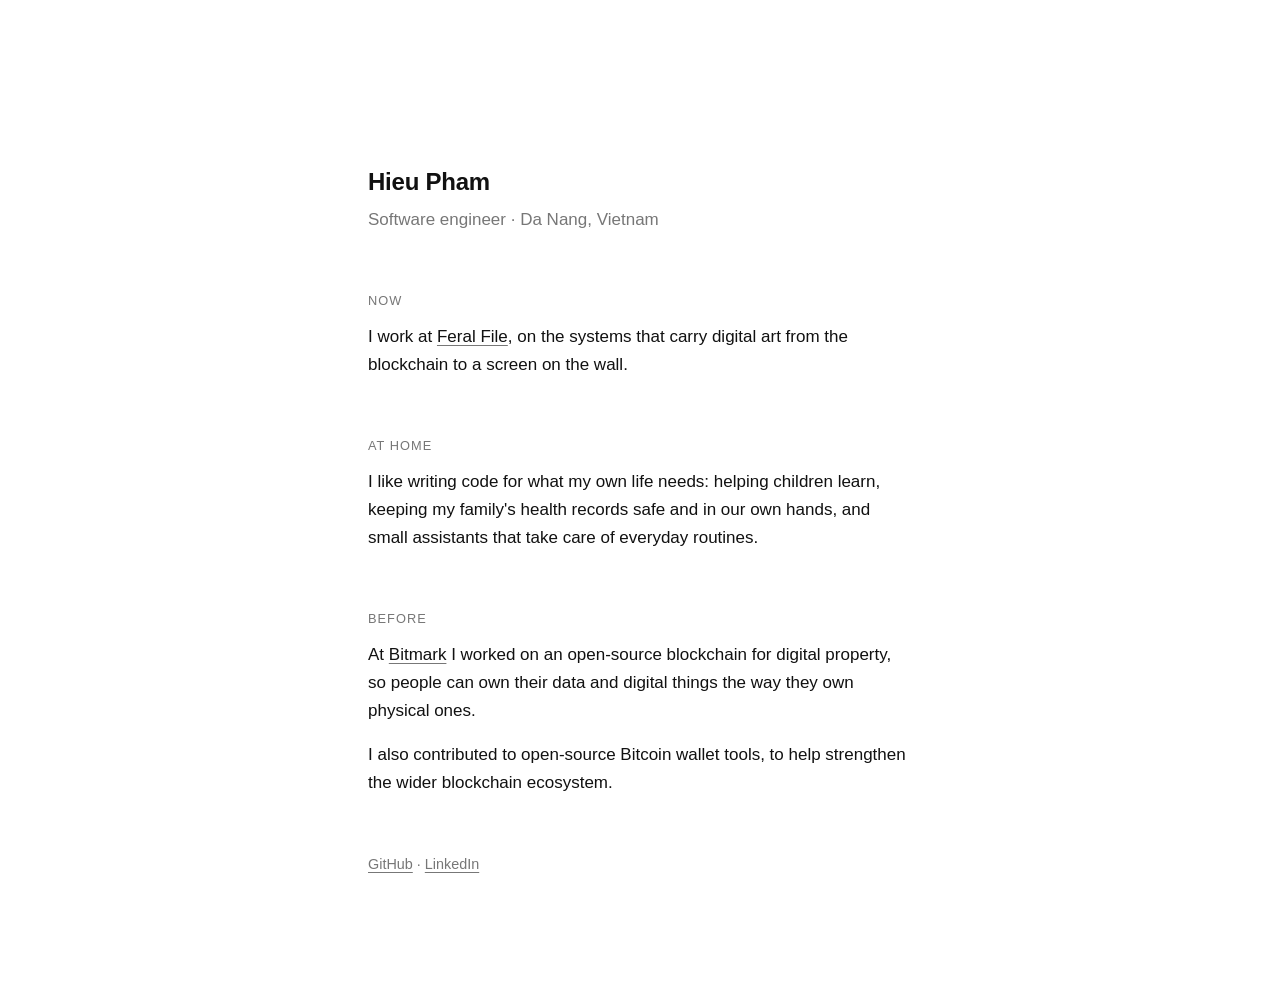
<file: index.html>
<!DOCTYPE html>
<html lang="en">
<head>
  <meta charset="utf-8">
  <meta name="viewport" content="width=device-width, initial-scale=1">
  <title>Hieu Pham</title>
  <meta name="description" content="Hieu Pham (Hiếu Phạm), software engineer in Da Nang, Vietnam. Building the systems behind digital art at Feral File.">
  <link rel="canonical" href="https://jollyjoker992.github.io/">
  <meta name="color-scheme" content="light dark">
  <link rel="icon" href="/favicon.svg" type="image/svg+xml">

  <meta property="og:type" content="profile">
  <meta property="og:url" content="https://jollyjoker992.github.io/">
  <meta property="og:title" content="Hieu Pham">
  <meta property="og:description" content="Software engineer in Da Nang, Vietnam. Building the systems behind digital art at Feral File.">
  <meta property="og:image" content="https://jollyjoker992.github.io/assets/og.png">
  <meta name="twitter:card" content="summary_large_image">

  <script type="application/ld+json">
  {
    "@context": "https://schema.org",
    "@type": "Person",
    "name": "Hieu Pham",
    "alternateName": "Hiếu Phạm",
    "url": "https://jollyjoker992.github.io/",
    "jobTitle": "Software engineer",
    "worksFor": { "@type": "Organization", "name": "Feral File", "url": "https://feralfile.com" },
    "address": { "@type": "PostalAddress", "addressLocality": "Da Nang", "addressCountry": "VN" },
    "sameAs": ["https://github.com/jollyjoker992", "https://www.linkedin.com/in/jollyjoker992/"]
  }
  </script>
  <link rel="stylesheet" href="/assets/style.css">
</head>
<body>
<main>
  <h1>Hieu Pham</h1>
  <p class="sub">Software engineer · Da Nang, Vietnam</p>

  <h2>Now</h2>
  <p>I work at <a href="https://feralfile.com">Feral File</a>, on the systems that carry digital art
    from the blockchain to a screen on the wall.</p>
  <h2>At home</h2>
  <p>I like writing code for what my own life needs: helping children learn, keeping my family's
    health records safe and in our own hands, and small assistants that take care of everyday routines.</p>

  <h2>Before</h2>
  <p>At <a href="https://bitmark.com">Bitmark</a> I worked on an open-source blockchain for digital property,
    so people can own their data and digital things the way they own physical ones.</p>
  <p>I also contributed to open-source Bitcoin wallet tools, to help strengthen the wider blockchain ecosystem.</p>

  <footer>
    <a href="https://github.com/jollyjoker992">GitHub</a> · <a href="https://www.linkedin.com/in/jollyjoker992/">LinkedIn</a>
  </footer>
</main>
</body>
</html>
</file>
<file: assets/style.css>
:root {
  --bg: #fff;
  --text: #111;
  --muted: #777;
}
@media (prefers-color-scheme: dark) {
  :root {
    --bg: #111;
    --text: #e8e8e8;
    --muted: #888;
  }
}

body {
  margin: 0;
  background: var(--bg);
  color: var(--text);
  font: 17px/1.65 -apple-system, BlinkMacSystemFont, "Segoe UI", Roboto, "Helvetica Neue", Arial, sans-serif;
  -webkit-text-size-adjust: 100%;
}
main {
  max-width: 34rem;
  margin: 0 auto;
  padding: 18vh 24px 12vh;
}
h1 { font-size: 1.5rem; font-weight: 600; letter-spacing: -0.01em; margin: 0; }
.sub { color: var(--muted); margin: 0.25rem 0 0; }
h2 {
  font-size: 0.8rem; font-weight: 500; text-transform: uppercase; letter-spacing: 0.08em;
  color: var(--muted); margin: 3.5rem 0 0.75rem;
}
p { margin: 0 0 1rem; }
a { color: inherit; text-underline-offset: 3px; text-decoration-color: var(--muted); }
a:hover { text-decoration-color: currentColor; }
footer { margin-top: 3.5rem; color: var(--muted); font-size: 0.9rem; }
footer a { color: var(--muted); }
</file>
